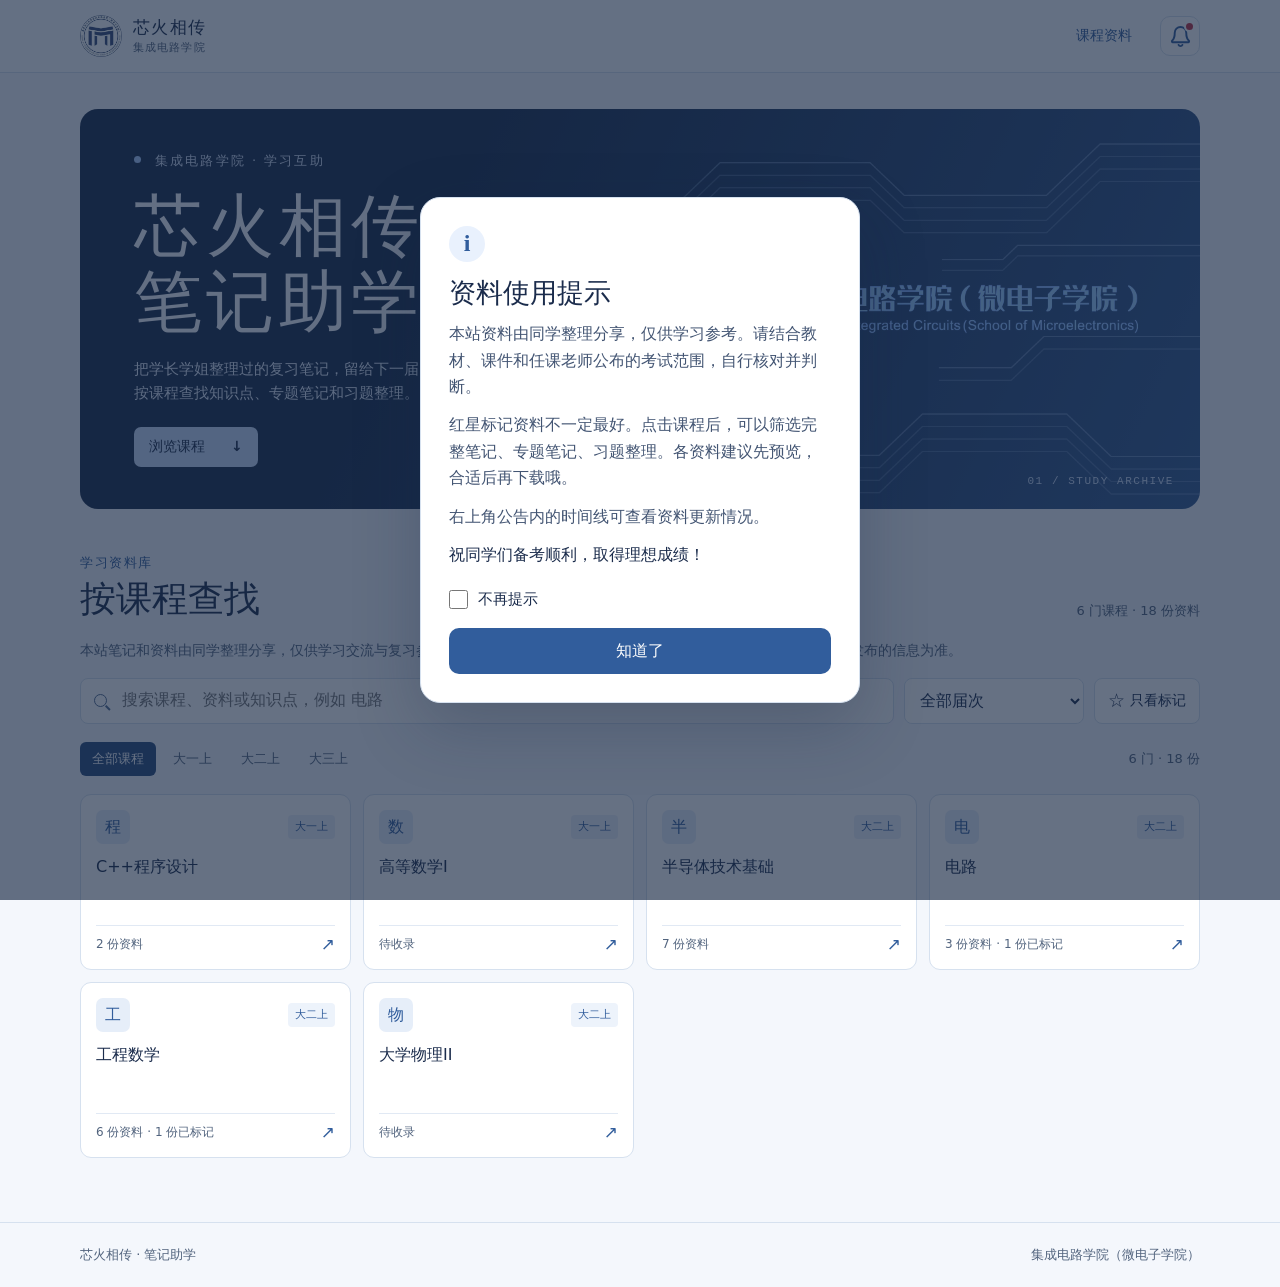
<file: docs/index.html>
<!doctype html>
<html lang="zh-CN">
<head>
  <meta charset="utf-8">
  <meta name="viewport" content="width=device-width,initial-scale=1">
  <meta name="description" content="集成电路学院芯火相传学习笔记资料库，按课程查找、预览和下载复习资料。">
  <title>芯火相传 · 学习笔记资料库</title>
  <link rel="icon" href="assets/college-logo.jpg">
  <link rel="stylesheet" href="assets/site.css?v=announcements">
  <link rel="stylesheet" href="assets/notice.css">
  <script defer src="assets/catalog.js?v=announcement-editor"></script>
  <script defer src="assets/notice.js?v=announcement-editor"></script>
  <script defer src="assets/site.js?v=announcements"></script>
</head>
<body>
  <a class="skip" href="#library">跳到课程资料</a>
  <header class="top"><div class="wrap top-row">
    <a class="brand" href="./index.html"><img class="college-logo" src="assets/college-logo.jpg" width="42" height="42" alt="学院院徽"><span>芯火相传<small>集成电路学院</small></span></a>
    <nav aria-label="站点导航">
      <a class="nav-current" href="#library">课程资料</a>
      <button class="announcement-trigger" id="announcement-open" type="button" aria-label="公告" aria-haspopup="dialog" title="公告" hidden>
        <svg class="announcement-bell" viewBox="0 0 24 24" fill="none" stroke="currentColor" stroke-width="2" stroke-linecap="round" stroke-linejoin="round" aria-hidden="true"><path d="M18 8a6 6 0 0 0-12 0c0 4.4-1 6.7-2.6 8.2a1 1 0 0 0 .7 1.8h15.8a1 1 0 0 0 .7-1.8C19 14.7 18 12.4 18 8Z"/><path d="M10 20.8a2.2 2.2 0 0 0 4 0"/></svg>
        <span class="announcement-dot" id="announcement-dot" aria-hidden="true" hidden></span>
      </button>
    </nav>
  </div></header>
  <main class="wrap">
    <section class="hero" aria-labelledby="page-title">
      <div class="hero-content">
        <p class="eyebrow"><span></span> 集成电路学院 · 学习互助</p>
        <h1 id="page-title">芯火相传<span>，</span><br>笔记助学<span>。</span></h1>
        <p class="hero-copy">把学长学姐整理过的复习笔记，留给下一届同学。<br class="desktop">按课程查找知识点、专题笔记和习题整理。</p>
        <a class="hero-link" href="#library">浏览课程 <span aria-hidden="true">↓</span></a>
      </div>
      <canvas class="hero-art" width="960" height="640" aria-hidden="true"></canvas>
      <img class="hero-brand" src="assets/college-brand.jpg" alt="集成电路学院（微电子学院）" width="1440" height="233">
      <div class="hero-index" aria-hidden="true">01 / STUDY ARCHIVE</div>
    </section>
    <section id="library" class="library" aria-labelledby="library-title">
      <div class="section-head">
        <div><p class="section-kicker">学习资料库</p><h2 id="library-title">按课程查找</h2></div>
        <div id="stats" class="stats"></div>
      </div>
      <p class="library-note">本站笔记和资料由同学整理分享，仅供学习交流与复习参考。使用时请结合教材和课件核对。课程要求和考试范围以任课教师发布的信息为准。</p>
      <div class="controls">
        <label class="search"><span class="lens" aria-hidden="true"></span><span class="sr-only">搜索课程或资料</span><input id="search" type="search" placeholder="搜索课程、资料或知识点，例如 电路"></label>
        <label class="select"><span class="sr-only">资料届次</span><select id="edition"></select></label>
        <button class="filter-feature" type="button" id="featured" aria-pressed="false"><span aria-hidden="true">☆</span> 只看标记</button>
      </div>
      <div class="toolbar">
        <div id="terms" class="tabs" role="group" aria-label="按课程学期筛选"></div>
        <div class="result-count" id="result-count" role="status"></div>
      </div>
      <div id="course-grid" class="course-grid"></div>
      <noscript><p class="empty">请开启 JavaScript 以浏览资料索引。</p></noscript>
    </section>
  </main>
  <footer class="footer"><div class="wrap"><span>芯火相传 · 笔记助学</span><span>集成电路学院（微电子学院）</span></div></footer>
  <dialog class="notice-dialog" id="usage-notice" aria-labelledby="notice-title" aria-describedby="notice-copy">
    <form method="dialog" class="notice-content">
      <div class="notice-icon" aria-hidden="true">i</div>
      <h2 id="notice-title" tabindex="-1" autofocus>资料使用提示</h2>
      <div class="notice-copy" id="notice-copy"></div>
      <label class="notice-checkbox"><input type="checkbox" id="notice-dismiss-permanently">不再提示</label>
      <button class="notice-confirm" type="submit">知道了</button>
    </form>
  </dialog>
  <dialog class="announcement-dialog" id="announcement-dialog" aria-labelledby="announcement-title">
    <div class="announcement-header">
      <h2 id="announcement-title" tabindex="-1" autofocus>公告</h2>
      <div class="announcement-tabs" role="group" aria-label="公告栏目">
        <button type="button" id="announcement-notice-tab" aria-controls="announcement-notice-panel" aria-pressed="true">
          <svg class="announcement-bell" viewBox="0 0 24 24" fill="none" stroke="currentColor" stroke-width="2" stroke-linecap="round" stroke-linejoin="round" aria-hidden="true"><path d="M18 8a6 6 0 0 0-12 0c0 4.4-1 6.7-2.6 8.2a1 1 0 0 0 .7 1.8h15.8a1 1 0 0 0 .7-1.8C19 14.7 18 12.4 18 8Z"/><path d="M10 20.8a2.2 2.2 0 0 0 4 0"/></svg> 通知
          <span class="announcement-dot" id="announcement-notice-dot" aria-hidden="true" hidden></span>
        </button>
        <button type="button" id="announcement-timeline-tab" aria-controls="announcement-timeline-panel" aria-pressed="false">
          <span class="announcement-history" aria-hidden="true"></span> 时间线
          <span class="announcement-dot" id="announcement-timeline-dot" aria-hidden="true" hidden></span>
        </button>
      </div>
    </div>
    <section class="announcement-panel" id="announcement-notice-panel" aria-label="通知">
      <h3 id="announcement-notice-heading">资料使用提示</h3>
      <div class="notice-copy" id="announcement-notice-copy"></div>
    </section>
    <section class="announcement-panel" id="announcement-timeline-panel" aria-label="时间线" tabindex="0" hidden>
      <p id="announcement-placeholder" class="empty">暂无资料更新。</p>
      <ol class="announcement-timeline" id="announcement-entries"></ol>
    </section>
    <form class="announcement-footer" method="dialog"><button type="submit" class="announcement-close">关闭</button></form>
  </dialog>
  <dialog id="course-dialog" class="course-dialog" aria-labelledby="course-title">
    <div class="course-dialog-header">
      <form method="dialog"><button class="close" aria-label="关闭课程资料">×</button></form>
      <p id="course-term" class="section-kicker"></p><h2 id="course-title"></h2>
      <div id="course-kinds" class="tabs course-kinds" role="group" aria-label="筛选资料类别">
        <button type="button" aria-pressed="false">完整笔记</button>
        <button type="button" aria-pressed="false">专题笔记</button>
        <button type="button" aria-pressed="false">习题整理</button>
      </div>
    </div>
    <div id="course-files" tabindex="0" role="region" aria-label="课程资料列表"></div>
  </dialog>
</body>
</html>
</file>
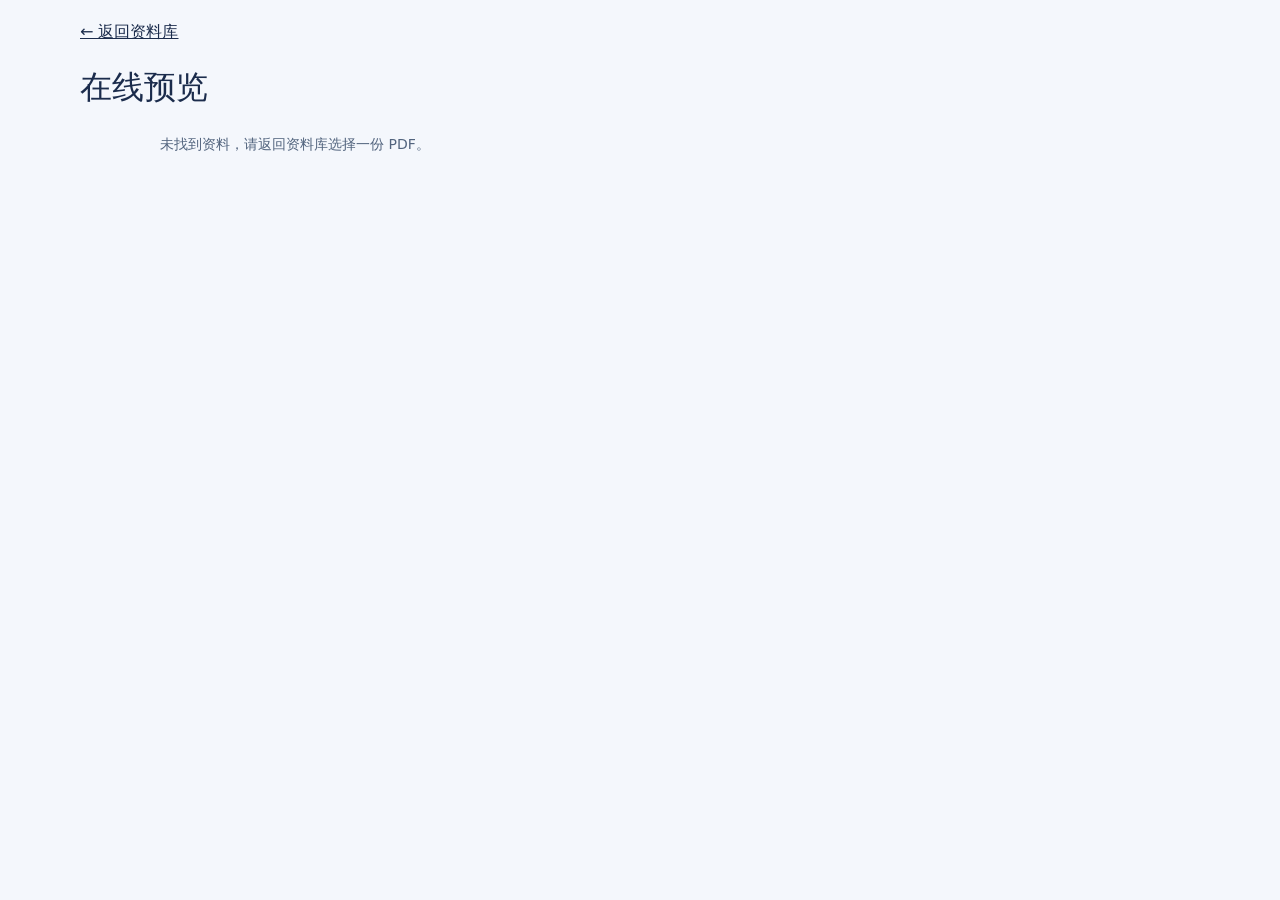
<file: docs/read.html>
<!doctype html>
<html lang="zh-CN">
<head>
  <meta charset="utf-8">
  <meta name="viewport" content="width=device-width,initial-scale=1">
  <title>在线预览 · 芯火相传</title>
  <link rel="stylesheet" href="assets/site.css?v=scroll-reading">
  <script defer src="assets/catalog.js?v=course-visibility"></script>
  <script defer src="assets/reader.js?v=download-stats"></script>
</head>
<body>
  <header class="reader-header">
    <div class="wrap">
      <a id="back-to-library" href="./index.html#library">← 返回资料库</a>
      <a id="original" class="action" hidden>下载原版 PDF ↓</a>
      <h1 id="reader-title">在线预览</h1>
    </div>
  </header>
  <main class="wrap reader">
    <div id="page-toolbar" class="reader-toolbar" hidden>
      <form id="jump-page">
        <label for="page-number" class="sr-only">页码</label>
        <input id="page-number" type="number" inputmode="numeric" required min="1" step="1">
        <span id="page-total"></span>
        <button class="action" type="submit">跳转</button>
      </form>
      <span class="reader-mode">往下滑查看后续页</span>
    </div>
    <p id="reader-status" class="reader-status" role="status"></p>
    <div id="reader-paper" class="reader-paper"></div>
    <noscript><p>请开启 JavaScript 使用在线预览。</p></noscript>
  </main>
</body>
</html>
</file>
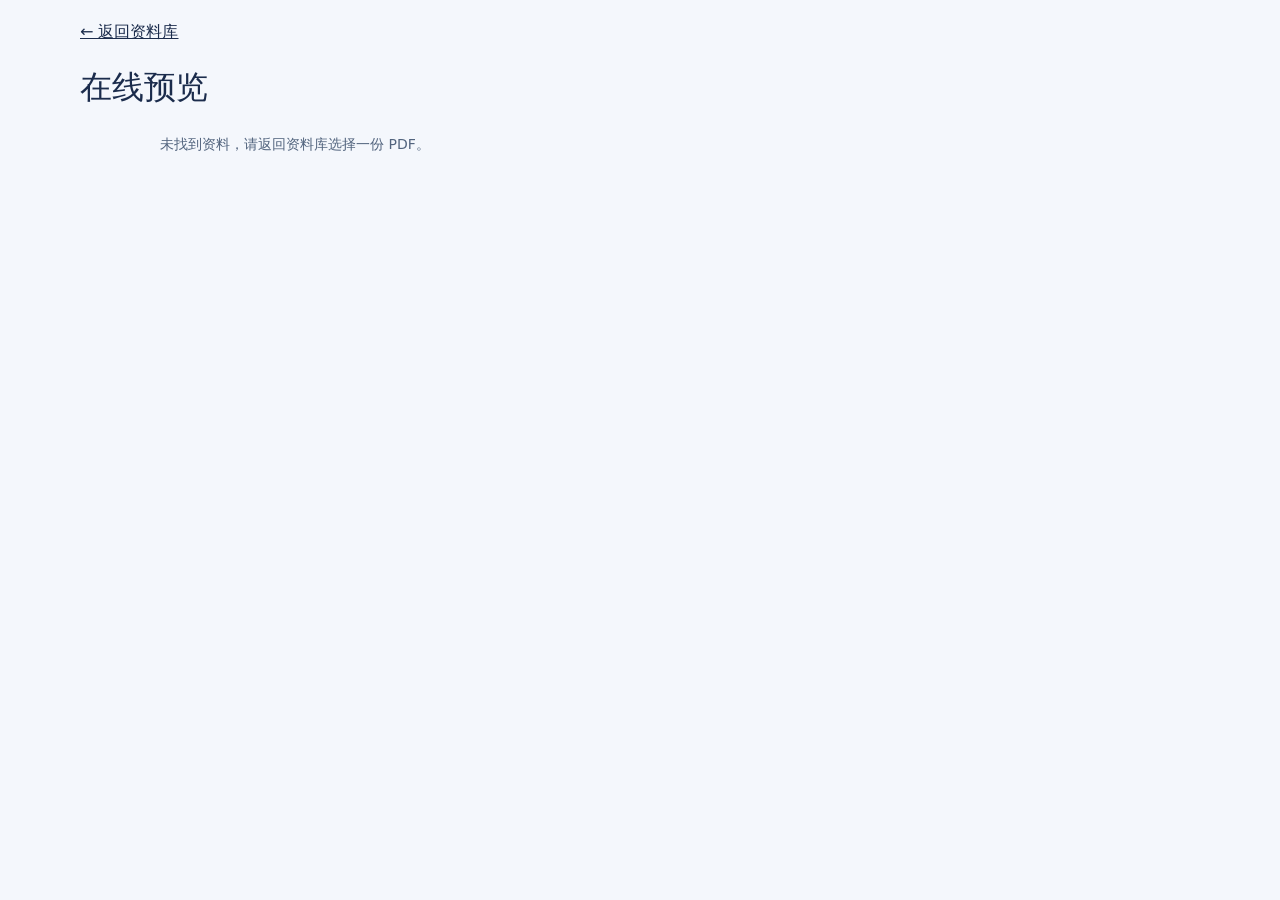
<file: docs/reader.html>
<!doctype html>
<html lang="zh-CN">
<head>
  <meta charset="utf-8">
  <meta name="viewport" content="width=device-width,initial-scale=1">
  <title>正在打开在线预览 · 芯火相传</title>
  <script defer src="assets/reader.js?v=preview-stability"></script>
</head>
<body>
  <p>正在打开在线预览。<a href="./index.html#library">返回资料库</a></p>
</body>
</html>
</file>
<file: docs/assets/site.css>
:root {
  color-scheme: light;
  --paper: #f4f7fc;
  --ink: #1b2c4c;
  --muted: #52647e;
  --line: #d6e1ef;
  --blue: #315d9c;
  --pale: #edf3fb;
  --white: #fff;
  font-family: "Microsoft YaHei","PingFang SC",system-ui,sans-serif;
  font-synthesis: none
}

* {
  box-sizing: border-box
}

html {
  scroll-behavior: smooth
}

body {
  margin: 0;
  background:var(--paper);
  color:var(--ink);
  line-height: 1.55
}

button,input,select,textarea {
  font: inherit;
  color: inherit
}

button,select {
  cursor: pointer
}

a {
  color: inherit
}

button:focus-visible,a:focus-visible,input:focus-visible,select:focus-visible,textarea:focus-visible {
  outline: 3px solid #477bc5;
  outline-offset: 3px
}

.wrap {
  width:min(1120px,calc(100% - 48px));
  margin-inline: auto
}

.sr-only,.skip:not(:focus) {
  position: absolute;
  width: 1px;
  height: 1px;
  overflow: hidden;
  clip-path:inset(50%)
}

.skip:focus {
  display: block;
  padding: 12px;
  background: #fff
}

.top {
  border-bottom:1px solid var(--line);
  background: #fbfdff
}

.top-row {
  height: 72px;
  display: flex;
  align-items: center;
  justify-content: space-between;
  gap: 16px
}

.brand {
  display: inline-flex;
  align-items: center;
  gap: 11px;
  text-decoration: none;
  font-weight: 800;
  letter-spacing: .08em;
  font-size: 17px;
  line-height: 1.25
}

.brand small {
  display: block;
  font-size: 11px;
  font-weight: 500;
  color:var(--muted);
  letter-spacing: .1em;
  margin-top: 3px
}

.mark {
  width: 38px;
  height: 38px;
  display: grid;
  place-items: center;
  border-radius: 10px;
  background: #274a7d;
  color: #dbe9ff;
  font-size: 20px;
  letter-spacing: 0
}

.top nav {
  display: flex;
  align-items: center;
  gap: 28px;
  font-size: 14px
}

.nav-current {
  text-decoration: none;
  font-weight: 750;
  color:var(--blue)
}

.plain {
  border: 0;
  background: none;
  color:var(--muted);
  padding: 6px 0
}

.hero {
  margin-top: 36px;
  min-height: 380px;
  position: relative;
  isolation: isolate;
  overflow: hidden;
  border-radius: 18px;
  background:linear-gradient(115deg,#172a4a 30%,#335a91 100%);
  color: #f6f9ff;
  display: flex;
  align-items: center
}

.hero-content {
  position: relative;
  z-index: 1;
  padding: 42px 54px
}

.eyebrow {
  color: #d4e1f6;
  font-size: 13px;
  letter-spacing: .16em;
  margin: 0 0 17px
}

.eyebrow span {
  display: inline-block;
  width: 7px;
  height: 7px;
  background: #a9ccff;
  border-radius: 50%;
  margin-right: 8px;
  vertical-align: 2px
}

.hero h1 {
  font-size:clamp(38px,5.8vw,68px);
  line-height: 1.12;
  letter-spacing: .065em;
  margin: 0;
  font-weight: 850
}

.hero h1 span {
  color: #a9ccff
}

.hero-copy {
  color: #e2ebfa;
  font-size: 15px;
  margin: 18px 0 22px
}

.hero-link {
  display: inline-flex;
  align-items: center;
  gap: 26px;
  padding: 9px 15px;
  background: #c9defd;
  color: #1b2c4c;
  border-radius: 7px;
  font-size: 14px;
  font-weight: 750;
  text-decoration: none
}

.hero-link:hover {
  background: #e0ecfd
}

.hero-index {
  position: absolute;
  right: 26px;
  bottom: 19px;
  color: #cadcf7;
  font: 11px/1.5 ui-monospace,monospace;
  letter-spacing: .14em
}

.hero-art {
  position: absolute;
  inset: 0 0 0 auto;
  width: 56%;
  height: 100%;
  opacity: .9;
  pointer-events: none;
  mask-image:linear-gradient(to right,transparent,#000 23%)
}

.hero-brand {
  position: absolute;
  top: 50%;
  right: 5.5%;
  width: 43%;
  height: auto;
  transform: translateY(-50%);
  mix-blend-mode: screen;
  filter: brightness(2.6)
}

.library {
  padding: 44px 0 64px;
  scroll-margin-top: 15px
}

.section-head {
  display: flex;
  align-items: end;
  justify-content: space-between;
  gap: 12px;
  margin-bottom: 18px
}

.library-note {
  margin: 0 0 16px;
  color: var(--muted);
  font-size: 14px;
  line-height: 1.65
}

.section-kicker {
  margin: 0 0 3px;
  color:var(--blue);
  font-size: 13px;
  font-weight: 750;
  letter-spacing: .12em
}

h2 {
  font-size:clamp(25px,4vw,36px);
  line-height: 1.25;
  margin: 0
}

.stats,.result-count {
  font-size: 13px;
  color:var(--muted);
  white-space: nowrap
}

.controls {
  display: flex;
  gap: 10px;
  align-items: stretch
}

.search,.select,.filter-feature {
  display: flex;
  align-items: center;
  min-height: 46px;
  border:1px solid var(--line);
  border-radius: 8px;
  background:var(--white)
}

.search {
  flex: 1;
  gap: 10px;
  padding: 0 13px;
  min-width: 0
}

.search:focus-within {
  outline: 2px solid #6893cf
}

.search input {
  width: 100%;
  border: 0;
  background: none;
  outline: none!important;
  min-width: 0
}

.lens {
  flex: 0 0 13px;
  height: 13px;
  border: 1.5px solid #536d91;
  border-radius: 50%;
  position: relative;
  margin-right: 3px
}

.lens:after {
  content: "";
  position: absolute;
  width: 6px;
  height: 1.5px;
  background: #536d91;
  right: -5px;
  bottom: -2px;
  transform:rotate(45deg)
}

.select select {
  border: 0;
  padding: 8px 11px;
  background: white;
  border-radius: 8px;
  min-height: 44px
}

.filter-feature {
  justify-content: center;
  gap: 5px;
  padding: 0 13px;
  font-size: 14px
}

.filter-feature[aria-pressed=true] {
  background: #dae9fc;
  border-color: #8db0df
}

.filter-feature span {
  font-size: 19px
}

.filter-feature[aria-pressed=true] span {
  color: #b42332
}

.toolbar {
  display: flex;
  gap: 10px;
  align-items: center;
  justify-content: space-between;
  margin: 18px 0
}

.tabs {
  display: flex;
  gap: 5px;
  flex-wrap: wrap
}

.tabs button {
  font-size: 13px;
  border: 1px solid transparent;
  background: none;
  padding: 6px 11px;
  border-radius: 6px;
  color:var(--muted)
}

.tabs button[aria-pressed=true] {
  background: #274a7d;
  color: #fff
}

.tabs button:hover:not([aria-pressed=true]) {
  background:var(--pale)
}

.course-grid {
  display: grid;
  grid-template-columns:repeat(4,minmax(0,1fr));
  gap: 12px
}

.course {
  display: flex;
  flex-direction: column;
  align-items: stretch;
  min-height: 176px;
  padding: 15px;
  text-align: left;
  background: #fff;
  border:1px solid var(--line);
  border-radius: 11px;
  transition: background .15s,border-color .15s;
  width: 100%
}

.course:hover {
  background: #f7fbff;
  border-color: #93add2
}

.card-top,.card-foot {
  display: flex;
  justify-content: space-between;
  align-items: center;
  gap: 5px
}

.tile {
  display: grid;
  place-items: center;
  width: 34px;
  height: 34px;
  border-radius: 7px;
  background: #e6eef9;
  color: #315d9c;
  font-weight: 750;
  font-size: 16px
}

.term-tag {
  background:var(--pale);
  color:var(--blue);
  font-size: 11px;
  padding: 3px 7px;
  border-radius: 4px;
  white-space: nowrap
}

.course-name {
  font-size: 16px;
  line-height: 1.42;
  margin: 12px 0 14px;
  overflow-wrap: anywhere
}

.card-foot {
  border-top: 1px solid #e1e9f4;
  padding-top: 9px;
  margin-top: auto;
  color:var(--muted);
  font-size: 12px
}

.arrow {
  color:var(--blue);
  font-size: 17px;
  line-height: 1
}

.empty {
  grid-column: 1/-1;
  padding: 24px;
  border: 1px dashed #b6c9e4;
  border-radius: 10px;
  background:var(--pale);
  color:var(--muted)
}

.footer {
  border-top:1px solid var(--line);
  font-size: 13px;
  color:var(--muted);
  padding: 22px 0
}

.footer .wrap {
  display: flex;
  justify-content: space-between;
  gap: 12px
}

dialog {
  width:min(680px,calc(100% - 30px));
  max-height: 85vh;
  border:1px solid var(--line);
  border-radius: 14px;
  background: #fbfdff;
  color:var(--ink);
  padding: 0
}

dialog::backdrop {
  background: #172745aa
}

.course-dialog {
  --course-dialog-padding: 27px;
  max-height: 85dvh;
  overflow: hidden
}

.course-dialog[open] {
  display: flex;
  flex-direction: column
}

.course-dialog-header {
  position: relative;
  flex: none;
  padding: 20px var(--course-dialog-padding) 12px;
  border-bottom: 1px solid var(--line)
}

.course-dialog-header h2 {
  padding-right: 36px;
  margin-bottom: 12px;
  overflow-wrap: anywhere
}

.course-kinds button {
  min-height: 36px;
  border-color: var(--line);
  background: white;
  color: var(--blue);
  font-size: 14px;
  white-space: nowrap
}

.course-dialog > #course-files {
  min-height: 0;
  overflow-y: auto;
  overscroll-behavior: contain;
  padding: 4px var(--course-dialog-padding) 20px
}

.dialog-inner {
  position: relative;
  padding: 25px 27px
}

.dialog-inner h2 {
  padding-right: 34px;
  margin-bottom: 16px
}

.close {
  position: absolute;
  top: 12px;
  right: 13px;
  border:1px solid var(--line);
  background: white;
  border-radius: 7px;
  width: 35px;
  height: 35px;
  font-size: 22px;
  line-height: 1
}

.file-card {
  border:1px solid var(--line);
  background: white;
  padding: 13px;
  border-radius: 8px;
  margin-top: 9px;
  overflow-wrap: anywhere
}

.file-card h3,.activity-block h3 {
  margin: 0 0 4px;
  font-size: 16px
}

.file-card p {
  margin: 4px 0;
  font-size: 14px
}

.file-card .meta,.activity-block p {
  color:var(--muted)
}

.featured-note {
  color: #b42332;
  font-weight: 700;
  white-space: nowrap
}

.file-actions {
  margin-top: 9px;
  display: flex;
  gap: 8px;
  flex-wrap: wrap
}

.action {
  display: inline-block;
  border: 1px solid #acc4e5;
  background: #e9f1fd;
  color: #274a7d;
  border-radius: 6px;
  padding: 5px 10px;
  text-decoration: none;
  font-size: 13px
}

.activity-block {
  border-top:1px solid var(--line);
  padding: 12px 0 0;
  margin-top: 12px
}

.activity-block p {
  margin: 4px 0;
  font-size: 14px
}

.editor {
  max-width: 960px;
  padding: 35px 0
}

.editor h1 {
  margin: 0 0 10px
}

.editor-box {
  padding: 18px;
  border:1px solid var(--line);
  background: white;
  border-radius: 10px;
  margin: 14px 0
}

.editor-controls {
  display: flex;
  gap: 10px;
  flex-wrap: wrap
}

.editor-fields {
  display: grid;
  grid-template-columns: 1fr 1fr;
  gap: 12px
}

.editor-fields label {
  display: grid;
  gap: 4px;
  font-size: 14px
}

.editor-fields label.wide {
  grid-column: 1/-1
}

.announcement-editor summary {
  cursor: pointer;
  font-size: 18px;
  font-weight: 700;
}

.announcement-editor .wide {
  grid-column: 1/-1;
}

.editor input:not([type=checkbox]),.editor select,.editor textarea {
  width: 100%;
  padding: 7px;
  border: 1px solid #acbed7;
  border-radius: 6px;
  background: #fff
}

.editor .action {
  cursor: pointer
}

.editor .checkbox {
  display: flex;
  gap: 8px;
  align-items: center
}

.editor li {
  margin: 7px 0
}

.editor #edit-status {
  color:var(--blue);
  font-weight: 700
}

.editor #edit-status.error {
  color: #a02722
}

.editor details summary {
  cursor: pointer;
  color:var(--blue)
}

@media(max-width:900px) {
  .course-grid {
    grid-template-columns:repeat(3,minmax(0,1fr))
  }
  .hero-content {
    padding: 34px 35px
  }
}

@media(max-width:760px) {
  .hero {
    flex-direction: column;
    align-items: stretch
  }
  .hero-brand {
    position: relative;
    top: auto;
    right: auto;
    width: min(480px,calc(100% - 70px));
    margin: 0 35px 34px;
    transform: none
  }
}

@media(max-width:620px) {
  .wrap {
    width:calc(100% - 28px)
  }
  .top-row {
    height: 61px
  }
  .top nav {
    gap: 13px;
    font-size: 12px
  }
  .brand {
    font-size: 14px
  }
  .mark {
    width: 31px;
    height: 31px;
    font-size: 16px
  }
  .hero {
    margin-top: 20px;
    min-height: 300px;
    border-radius: 12px
  }
  .hero-content {
    padding: 27px 20px
  }
  .hero-art {
    opacity: .34;
    width: 65%;
    pointer-events: none
  }
  .hero-brand {
    width: calc(100% - 40px);
    margin: 0 20px 27px
  }
  .hero-index,.desktop {
    display: none
  }
  .hero-copy {
    max-width: 290px;
    font-size: 14px
  }
  .library {
    padding: 32px 0 40px
  }
  .section-head {
    align-items: start
  }
  .stats {
    font-size: 12px;
    white-space: normal;
    text-align: right
  }
  .controls {
    flex-wrap: wrap
  }
  .search {
    min-width: 100%
  }
  .select {
    flex: 1
  }
  .select select {
    width: 100%
  }
  .toolbar {
    align-items: start
  }
  .result-count {
    font-size: 11px;
    padding-top: 7px
  }
  .tabs button {
    padding: 5px 6px;
    font-size: 12px
  }
  .course-grid {
    grid-template-columns: 1fr 1fr;
    gap: 8px
  }
  .course {
    padding: 11px;
    min-height: 151px
  }
  .course-name {
    font-size: 14px
  }
  .footer .wrap {
    flex-wrap: wrap
  }
  .dialog-inner {
    padding: 20px 16px
  }
  .course-dialog {
    --course-dialog-padding: 16px
  }
  .editor-fields {
    grid-template-columns: 1fr
  }
}

@media(prefers-reduced-motion:reduce) {
  *,*::before,*::after {
    scroll-behavior: auto!important;
    transition: none!important
  }
}
.college-logo {
  display: block;
  width: 42px;
  height: 42px;
  border-radius: 50%;
}

.editor [hidden] {
  display: none;
}

.editor .action:disabled {
  opacity: .58;
  cursor: wait;
}

.admin-nav {
  gap: 16px;
  flex-wrap: wrap;
  justify-content: end;
}
.admin-nav a, .publish-panel a {
  color: var(--blue);
  text-decoration: none;
}
.admin-nav a:hover, .publish-panel a:hover {
  text-decoration: underline;
}
.publish-panel {
  display: flex;
  flex-wrap: wrap;
  align-items: center;
  gap: 8px 16px;
  padding: 10px 14px;
  border: 1px solid var(--line);
  border-radius: 8px;
  background: var(--pale);
  font-size: 14px;
}
.publish-panel p {
  margin: 0;
}
.upload-details {
  margin-top: 16px;
  padding-top: 12px;
  border-top: 1px solid var(--line);
}
.upload-details .section-kicker {
  margin-bottom: 10px;
}
.admin-list-head, .entry {
  display: flex;
  flex-wrap: wrap;
  justify-content: space-between;
  align-items: center;
  gap: 10px;
}
#entry-count, .entry-info small {
  color: var(--muted);
  font-size: 13px;
}
.admin-filters {
  display: grid;
  grid-template-columns: 1.5fr 1fr 1fr auto;
  align-items: end;
  gap: 10px;
  margin-top: 14px;
}
.admin-filters label {
  min-width: 0;
  font-size: 13px;
}
.admin-filters .checkbox {
  min-height: 40px;
  white-space: nowrap;
}
.entry-list {
  list-style: none;
  padding: 0;
  margin: 16px 0 0;
}
.entry {
  padding: 10px 0;
  border-top: 1px solid var(--line);
}
.entry-info {
  overflow-wrap: anywhere;
}
.entry-info small {
  display: block;
  margin-top: 4px;
}
.entry-actions {
  display: flex;
  align-items: center;
  gap: 7px;
}
.action.danger {
  border-color: #eac4c8;
  background: #fff4f5;
  color: #9b2031;
}
#edit-note-status {
  color: var(--muted);
  margin: 0;
}

.reader-header {
  padding: 20px 0 4px;
}
.reader-header .wrap {
  display: flex;
  flex-wrap: wrap;
  align-items: center;
  justify-content: space-between;
  gap: 10px;
}
.reader-header h1 {
  flex-basis: 100%;
  margin: 8px 0;
  overflow-wrap: anywhere;
  font-size: clamp(20px,4vw,32px);
}
.reader {
  max-width: 960px;
  padding-bottom: 32px;
}
.reader-toolbar {
  position: sticky;
  top: 0;
  z-index: 1;
  display: flex;
  align-items: center;
  justify-content: space-between;
  flex-wrap: wrap;
  gap: 8px;
  padding: 8px;
  border: 1px solid var(--line);
  border-radius: 8px;
  background: var(--paper);
}
.reader-toolbar form {
  display: flex;
  align-items: center;
  gap: 6px;
}
.reader-toolbar input {
  width: 4em;
  min-height: 36px;
  padding: 4px;
  text-align: center;
  border: 1px solid var(--line);
  border-radius: 6px;
}
.reader-toolbar .action {
  min-height: 40px;
}
.reader-mode {
  color: var(--muted);
  font-size: 13px;
}
.reader-status {
  margin: 10px 0;
  color: var(--muted);
  font-size: 14px;
}
.reader-paper img {
  display: block;
  max-width: 100%;
  height: auto;
  margin: 0 auto;
  background: white;
}
.reader-page {
  margin-bottom: 18px;
  scroll-margin-top: 62px;
}
.reader-page h2 {
  margin: 6px 0;
  color: var(--muted);
  font-size: 14px;
  font-weight: 500;
}
.reader [hidden], .reader-header [hidden] {
  display: none;
}
@media(max-width: 430px) {
  .reader-toolbar {
    gap: 5px;
    padding: 6px;
  }
  .reader-toolbar .action {
    padding-inline: 6px;
    white-space: nowrap;
  }
  .reader-toolbar input {
    width: 3em;
  }
}
@media(max-width: 620px) {
  .admin-filters {
    grid-template-columns: 1fr 1fr;
  }
  .admin-filters label:first-child {
    grid-column: 1 / -1;
  }
}
</file>
<file: docs/assets/notice.css>
.notice-dialog {
  width: min(440px, calc(100% - 32px));
  max-height: calc(100vh - 32px);
  max-height: calc(100dvh - 32px);
  border-radius: 20px;
  background: #fff;
  box-shadow: 0 24px 65px #17274540;
  overscroll-behavior: contain;
}

.notice-dialog::backdrop {
  background: #152541a6;
}

.notice-content {
  padding: clamp(20px, 6vw, 28px);
}

.notice-icon {
  display: grid;
  place-items: center;
  width: 36px;
  height: 36px;
  border-radius: 50%;
  background: #e9f1fd;
  color: #315d9c;
  font: 700 24px Georgia, serif;
}

.notice-content h2 {
  margin: 14px 0 12px;
  font-size: clamp(23px, 6vw, 27px);
  line-height: 1.25;
}

.notice-content h2:focus {
  outline: none;
}

.notice-copy {
  color: #435573;
  font-size: 16px;
  line-height: 1.65;
}

.notice-copy p {
  margin: 0 0 12px;
  white-space: pre-line;
}

.notice-copy p:last-child {
  color: var(--ink);
  font-weight: 600;
}

.notice-checkbox {
  display: flex;
  align-items: center;
  gap: 10px;
  min-height: 38px;
  margin: 2px 0 10px;
  font-size: 15px;
  cursor: pointer;
}

.notice-checkbox input {
  width: 19px;
  height: 19px;
  margin: 0;
  accent-color: #315d9c;
}

.notice-confirm {
  display: block;
  width: 100%;
  min-height: 46px;
  border: 0;
  border-radius: 10px;
  background: #315d9c;
  color: #fff;
  font: inherit;
  font-weight: 700;
}

.notice-confirm:hover {
  background: #274d86;
}

.notice-confirm:focus-visible,
.notice-checkbox input:focus-visible {
  outline: 2px solid #315d9c;
  outline-offset: 3px;
}

.announcement-trigger {
  position: relative;
  display: grid;
  place-items: center;
  width: 40px;
  height: 40px;
  border: 1px solid var(--line);
  border-radius: 10px;
  background: #fff;
  color: var(--blue);
}

.announcement-trigger:hover {
  background: #e9f1fd;
}

.announcement-bell {
  display: block;
  width: 18px;
  height: 18px;
  flex: none;
}

.announcement-trigger > .announcement-bell {
  width: 23px;
  height: 23px;
}

.announcement-dot {
  display: inline-block;
  width: 7px;
  height: 7px;
  border-radius: 50%;
  background: #bf3242;
}

.announcement-trigger > .announcement-dot {
  position: absolute;
  top: 6px;
  right: 6px;
  box-shadow: 0 0 0 2px #fff;
}

.announcement-trigger[hidden],
.announcement-dot[hidden],
.announcement-panel[hidden] {
  display: none;
}

.announcement-dialog {
  --announcement-padding: clamp(16px, 5vw, 25px);
  width: min(560px, calc(100% - 32px));
  height: min(520px, 85vh);
  height: min(520px, calc(100dvh - 32px));
  max-height: calc(100dvh - 32px);
  border-radius: 18px;
  background: #fff;
  box-shadow: 0 24px 65px #17274540;
  overflow: hidden;
}

.announcement-dialog[open] {
  display: flex;
  flex-direction: column;
}

.announcement-header {
  padding: 20px var(--announcement-padding) 13px;
  border-bottom: 1px solid var(--line);
}

.announcement-header h2 {
  margin: 0 0 12px;
  font-size: 24px;
}

.announcement-header h2:focus {
  outline: none;
}

.announcement-tabs {
  display: grid;
  grid-template-columns: repeat(2,minmax(0,1fr));
  gap: 4px;
  padding: 4px;
  border-radius: 10px;
  background: #eef3fa;
}

.announcement-tabs button {
  display: flex;
  align-items: center;
  justify-content: center;
  gap: 7px;
  min-height: 38px;
  border: 1px solid transparent;
  border-radius: 7px;
  background: transparent;
  color: var(--muted);
  font-size: 15px;
}

.announcement-tabs button[aria-pressed="true"] {
  border-color: #c1d4ee;
  background: white;
  color: var(--blue);
  font-weight: 700;
}

.announcement-history {
  position: relative;
  width: 15px;
  height: 15px;
  border: 1.6px solid currentColor;
  border-radius: 50%;
}

.announcement-history::after {
  position: absolute;
  top: 3px;
  left: 5px;
  width: 3px;
  height: 4px;
  border-left: 1.4px solid currentColor;
  border-bottom: 1.4px solid currentColor;
  content: "";
}

.announcement-panel {
  flex: 1;
  min-height: 0;
  padding: 17px var(--announcement-padding) 8px;
  overflow-y: auto;
  overscroll-behavior: contain;
}

.announcement-panel h3 {
  margin: 0 0 9px;
  font-size: 17px;
}

.announcement-timeline {
  margin: 0;
  padding: 0;
  list-style: none;
}

.announcement-timeline li {
  position: relative;
  padding: 0 0 15px 19px;
  border-bottom: 1px solid var(--line);
  margin-bottom: 15px;
  overflow-wrap: anywhere;
}

.announcement-timeline li::before {
  position: absolute;
  top: 7px;
  left: 0;
  width: 8px;
  height: 8px;
  border-radius: 50%;
  background: #4474b5;
  content: "";
}

.announcement-timeline li.rename::before {
  background: #397964;
}

.announcement-timeline p {
  margin: 0 0 6px;
  color: var(--ink);
  font-size: 15px;
  line-height: 1.55;
  white-space: pre-line;
}

.announcement-timeline time {
  color: var(--muted);
  font-size: 13px;
}

.announcement-footer {
  display: flex;
  justify-content: flex-end;
  padding: 12px var(--announcement-padding) 15px;
  border-top: 1px solid var(--line);
}

.announcement-close {
  min-height: 38px;
  padding: 0 16px;
  border: 0;
  border-radius: 8px;
  background: #315d9c;
  color: white;
  font-weight: 600;
}
</file>
